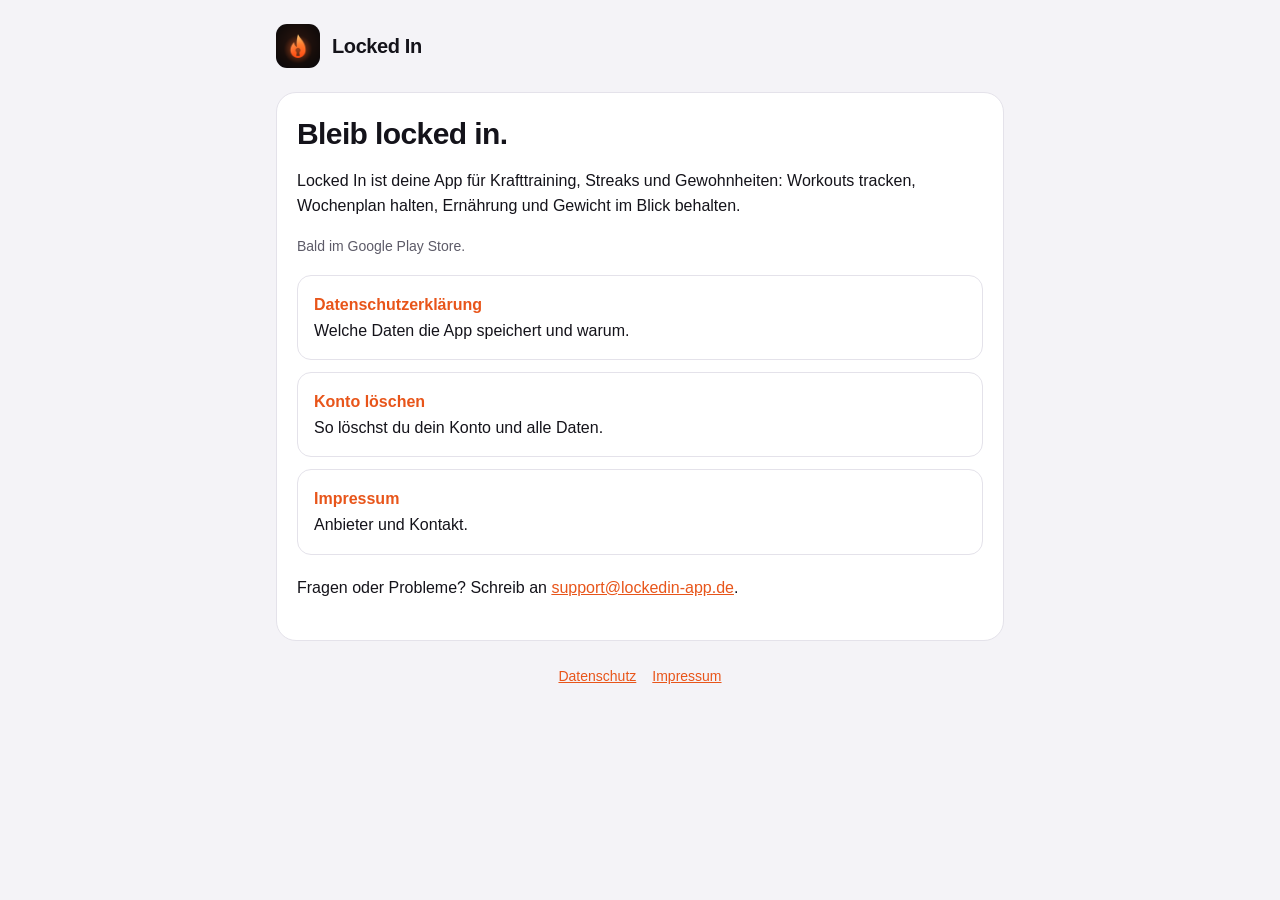
<file: index.html>
<!doctype html>
<html lang="de">
<head>
<meta charset="utf-8">
<meta name="viewport" content="width=device-width,initial-scale=1">
<title>Locked In</title>
<meta name="description" content="Locked In – deine App für Gym, Streak und Gewohnheiten.">
<link rel="icon" href="/icon.png">
<link rel="stylesheet" href="/style.css">
</head>
<body>
<div class="wrap">
<header><img src="/icon.png" alt=""><a href="/">Locked In</a></header>
<main>
  <h1>Bleib locked in.</h1>
  <p>Locked In ist deine App für Krafttraining, Streaks und Gewohnheiten: Workouts tracken, Wochenplan halten, Ernährung und Gewicht im Blick behalten.</p>
  <p class="muted">Bald im Google Play Store.</p>
  <div class="grid">
    <a href="/datenschutz/"><b>Datenschutzerklärung</b>Welche Daten die App speichert und warum.</a>
    <a href="/konto-loeschen/"><b>Konto löschen</b>So löschst du dein Konto und alle Daten.</a>
    <a href="/impressum/"><b>Impressum</b>Anbieter und Kontakt.</a>
  </div>
  <p style="margin-top:20px">Fragen oder Probleme? Schreib an <a href="mailto:support@lockedin-app.de">support@lockedin-app.de</a>.</p>
</main>
<footer><a href="/datenschutz/">Datenschutz</a><a href="/impressum/">Impressum</a></footer>
</div>
</body>
</html>
</file>
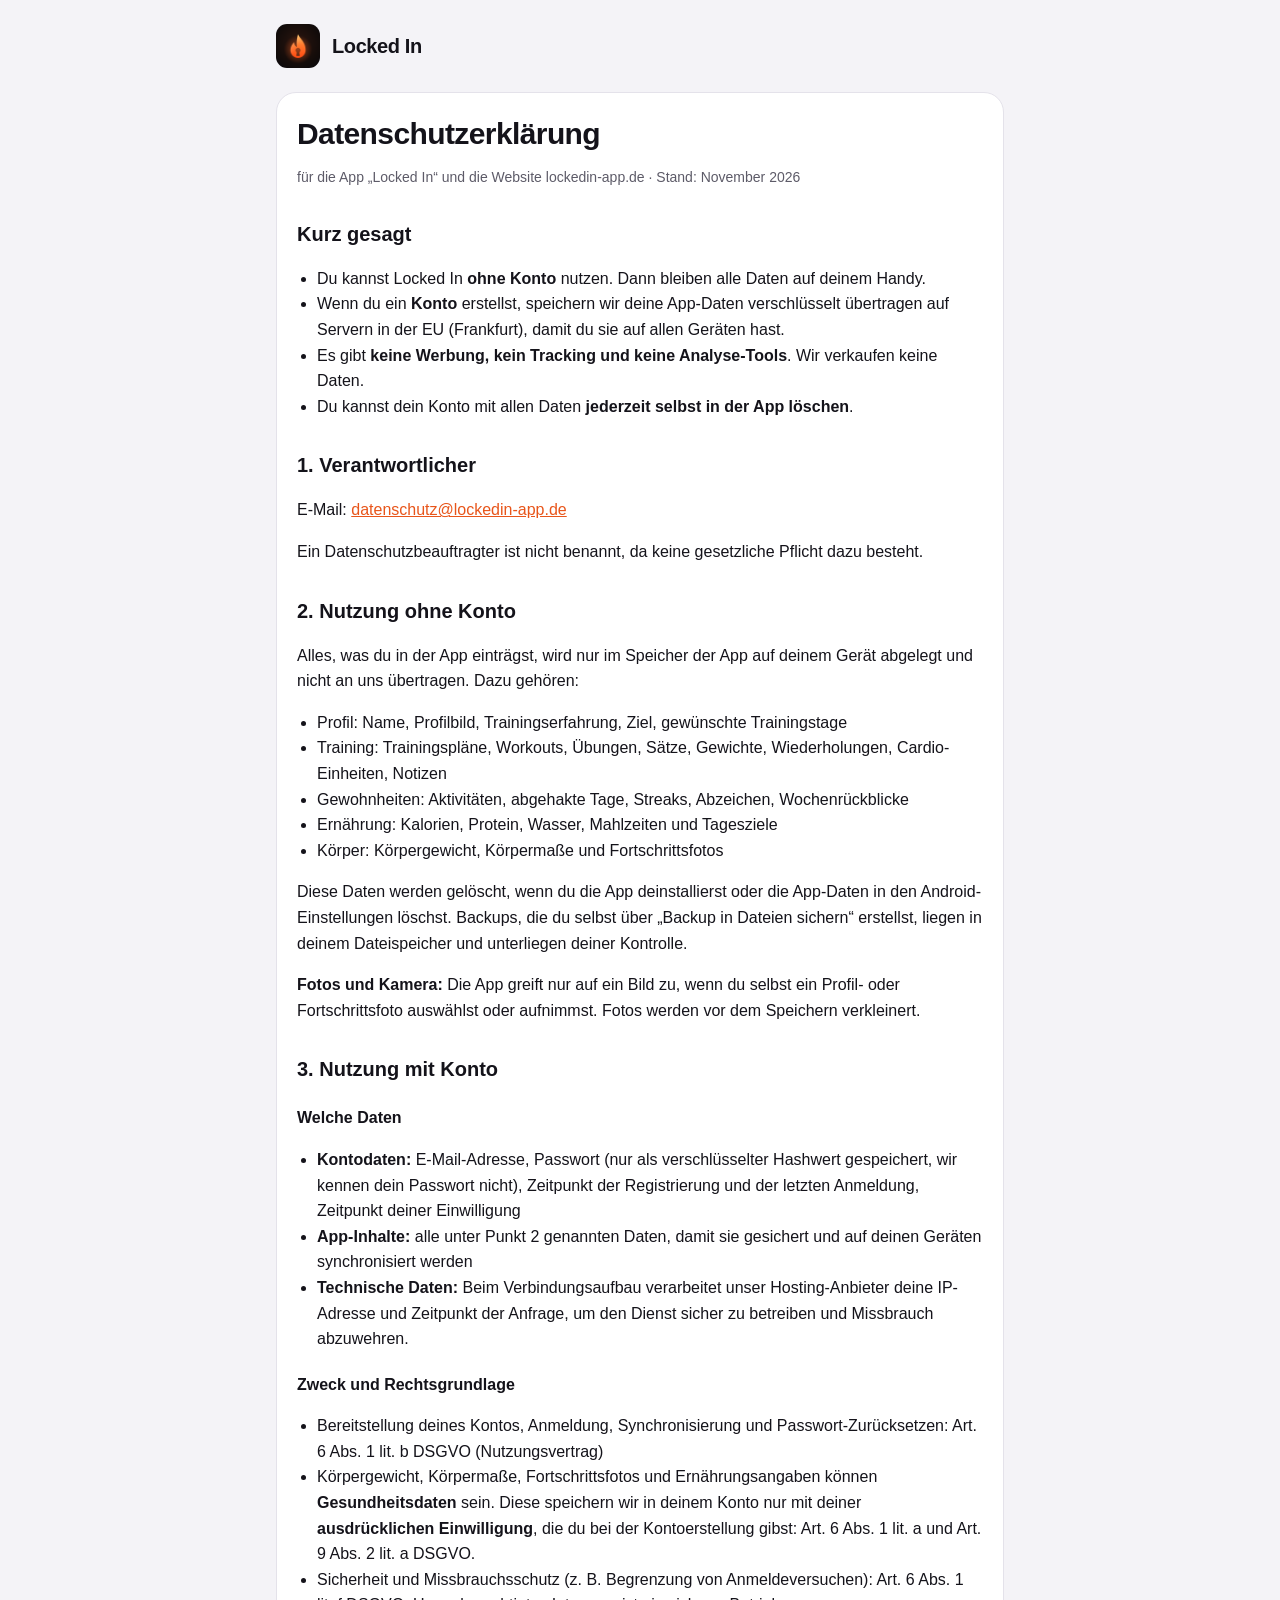
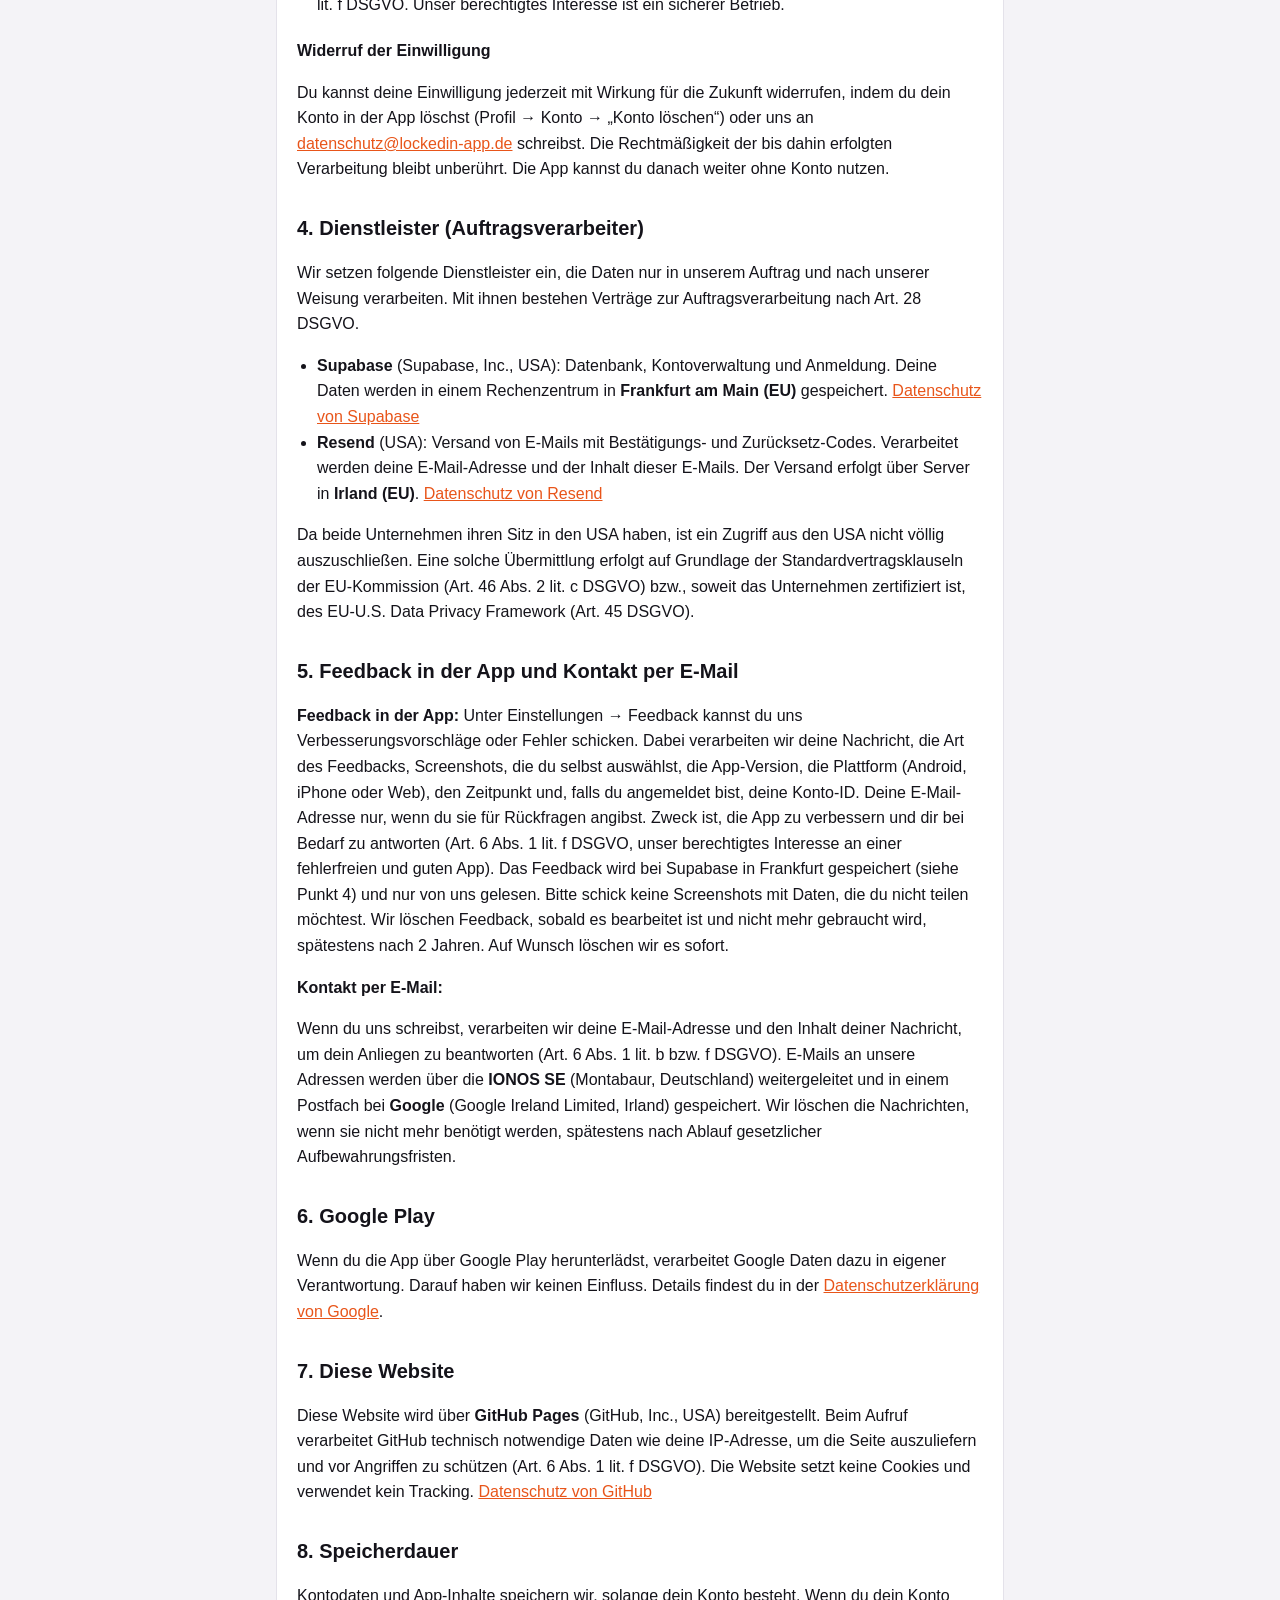
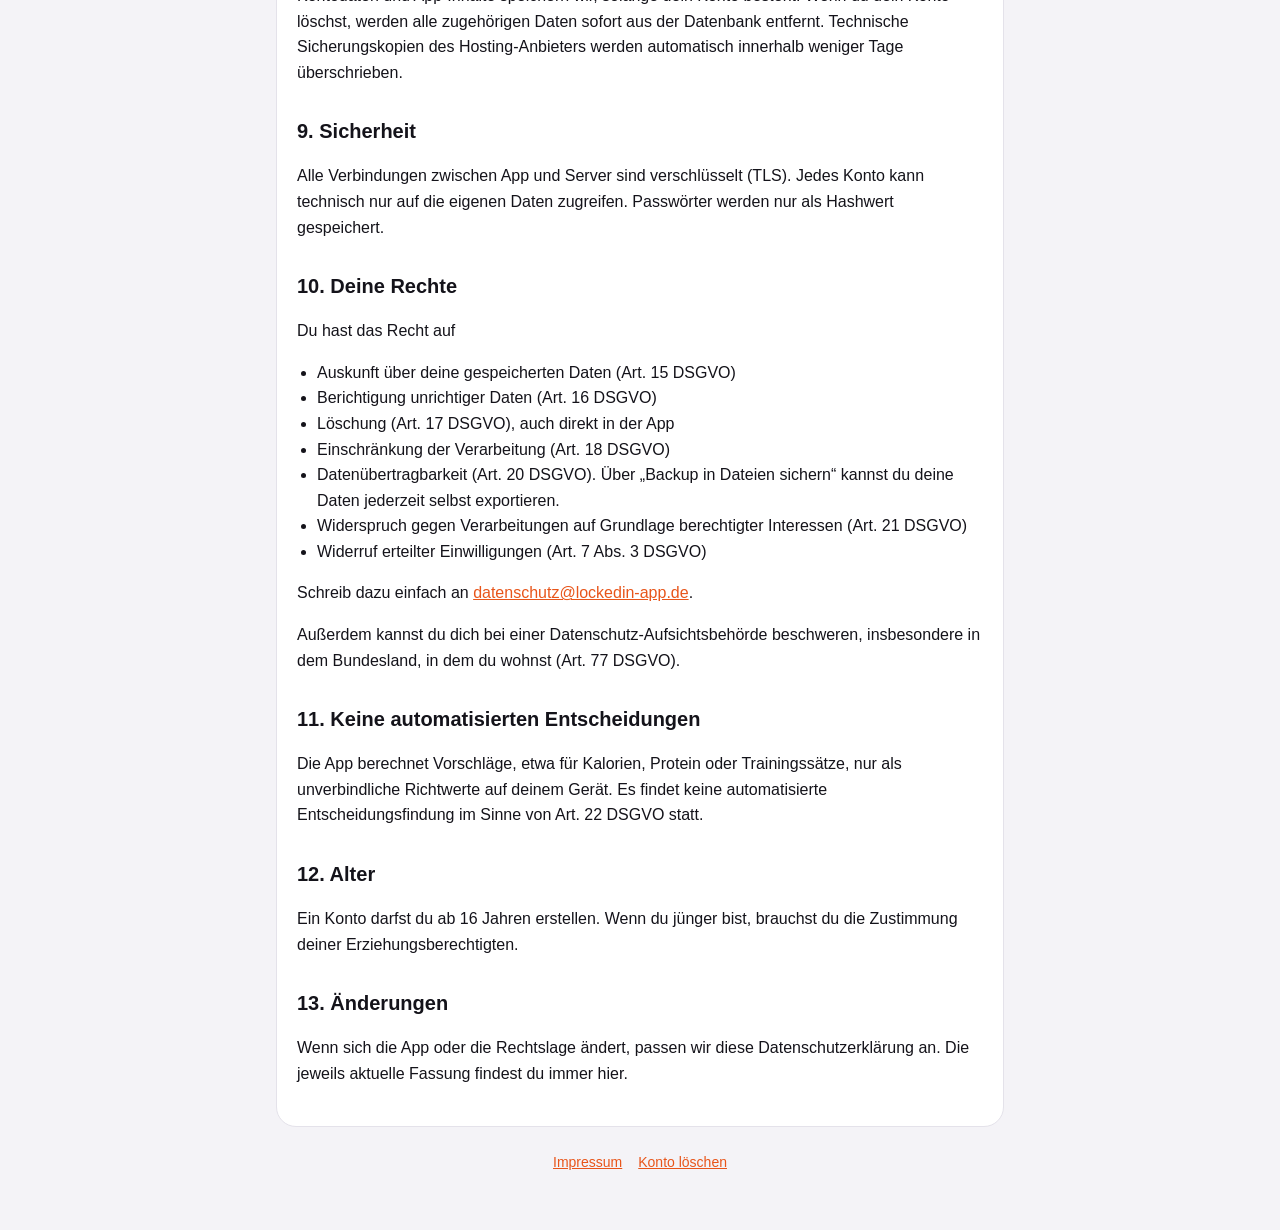
<file: datenschutz/index.html>
<!doctype html>
<html lang="de">
<head>
<meta charset="utf-8">
<meta name="viewport" content="width=device-width,initial-scale=1">
<title>Datenschutz · Locked In</title>
<link rel="icon" href="/icon.png">
<link rel="stylesheet" href="/style.css">
</head>
<body>
<div class="wrap">
<header><img src="/icon.png" alt=""><a href="/">Locked In</a></header>
<main>
  <h1>Datenschutzerklärung</h1>
  <p class="muted">für die App „Locked In“ und die Website lockedin-app.de · Stand: November 2026</p>

  <h2>Kurz gesagt</h2>
  <ul>
    <li>Du kannst Locked In <b>ohne Konto</b> nutzen. Dann bleiben alle Daten auf deinem Handy.</li>
    <li>Wenn du ein <b>Konto</b> erstellst, speichern wir deine App-Daten verschlüsselt übertragen auf Servern in der EU (Frankfurt), damit du sie auf allen Geräten hast.</li>
    <li>Es gibt <b>keine Werbung, kein Tracking und keine Analyse-Tools</b>. Wir verkaufen keine Daten.</li>
    <li>Du kannst dein Konto mit allen Daten <b>jederzeit selbst in der App löschen</b>.</li>
  </ul>

  <h2>1. Verantwortlicher</h2>
  <p>
    
    E-Mail: <a href="mailto:datenschutz@lockedin-app.de">datenschutz@lockedin-app.de</a>
  </p>
  <p>Ein Datenschutzbeauftragter ist nicht benannt, da keine gesetzliche Pflicht dazu besteht.</p>

  <h2>2. Nutzung ohne Konto</h2>
  <p>Alles, was du in der App einträgst, wird nur im Speicher der App auf deinem Gerät abgelegt und nicht an uns übertragen. Dazu gehören:</p>
  <ul>
    <li>Profil: Name, Profilbild, Trainingserfahrung, Ziel, gewünschte Trainingstage</li>
    <li>Training: Trainingspläne, Workouts, Übungen, Sätze, Gewichte, Wiederholungen, Cardio-Einheiten, Notizen</li>
    <li>Gewohnheiten: Aktivitäten, abgehakte Tage, Streaks, Abzeichen, Wochenrückblicke</li>
    <li>Ernährung: Kalorien, Protein, Wasser, Mahlzeiten und Tagesziele</li>
    <li>Körper: Körpergewicht, Körpermaße und Fortschrittsfotos</li>
  </ul>
  <p>Diese Daten werden gelöscht, wenn du die App deinstallierst oder die App-Daten in den Android-Einstellungen löschst. Backups, die du selbst über „Backup in Dateien sichern“ erstellst, liegen in deinem Dateispeicher und unterliegen deiner Kontrolle.</p>
  <p><b>Fotos und Kamera:</b> Die App greift nur auf ein Bild zu, wenn du selbst ein Profil- oder Fortschrittsfoto auswählst oder aufnimmst. Fotos werden vor dem Speichern verkleinert.</p>

  <h2>3. Nutzung mit Konto</h2>
  <h3>Welche Daten</h3>
  <ul>
    <li><b>Kontodaten:</b> E-Mail-Adresse, Passwort (nur als verschlüsselter Hashwert gespeichert, wir kennen dein Passwort nicht), Zeitpunkt der Registrierung und der letzten Anmeldung, Zeitpunkt deiner Einwilligung</li>
    <li><b>App-Inhalte:</b> alle unter Punkt 2 genannten Daten, damit sie gesichert und auf deinen Geräten synchronisiert werden</li>
    <li><b>Technische Daten:</b> Beim Verbindungsaufbau verarbeitet unser Hosting-Anbieter deine IP-Adresse und Zeitpunkt der Anfrage, um den Dienst sicher zu betreiben und Missbrauch abzuwehren.</li>
  </ul>
  <h3>Zweck und Rechtsgrundlage</h3>
  <ul>
    <li>Bereitstellung deines Kontos, Anmeldung, Synchronisierung und Passwort-Zurücksetzen: Art. 6 Abs. 1 lit. b DSGVO (Nutzungsvertrag)</li>
    <li>Körpergewicht, Körpermaße, Fortschrittsfotos und Ernährungsangaben können <b>Gesundheitsdaten</b> sein. Diese speichern wir in deinem Konto nur mit deiner <b>ausdrücklichen Einwilligung</b>, die du bei der Kontoerstellung gibst: Art. 6 Abs. 1 lit. a und Art. 9 Abs. 2 lit. a DSGVO.</li>
    <li>Sicherheit und Missbrauchsschutz (z. B. Begrenzung von Anmeldeversuchen): Art. 6 Abs. 1 lit. f DSGVO. Unser berechtigtes Interesse ist ein sicherer Betrieb.</li>
  </ul>
  <h3>Widerruf der Einwilligung</h3>
  <p>Du kannst deine Einwilligung jederzeit mit Wirkung für die Zukunft widerrufen, indem du dein Konto in der App löschst (Profil → Konto → „Konto löschen“) oder uns an <a href="mailto:datenschutz@lockedin-app.de">datenschutz@lockedin-app.de</a> schreibst. Die Rechtmäßigkeit der bis dahin erfolgten Verarbeitung bleibt unberührt. Die App kannst du danach weiter ohne Konto nutzen.</p>

  <h2>4. Dienstleister (Auftragsverarbeiter)</h2>
  <p>Wir setzen folgende Dienstleister ein, die Daten nur in unserem Auftrag und nach unserer Weisung verarbeiten. Mit ihnen bestehen Verträge zur Auftragsverarbeitung nach Art. 28 DSGVO.</p>
  <ul>
    <li><b>Supabase</b> (Supabase, Inc., USA): Datenbank, Kontoverwaltung und Anmeldung. Deine Daten werden in einem Rechenzentrum in <b>Frankfurt am Main (EU)</b> gespeichert. <a href="https://supabase.com/privacy" target="_blank" rel="noopener">Datenschutz von Supabase</a></li>
    <li><b>Resend</b> (USA): Versand von E-Mails mit Bestätigungs- und Zurücksetz-Codes. Verarbeitet werden deine E-Mail-Adresse und der Inhalt dieser E-Mails. Der Versand erfolgt über Server in <b>Irland (EU)</b>. <a href="https://resend.com/legal/privacy-policy" target="_blank" rel="noopener">Datenschutz von Resend</a></li>
  </ul>
  <p>Da beide Unternehmen ihren Sitz in den USA haben, ist ein Zugriff aus den USA nicht völlig auszuschließen. Eine solche Übermittlung erfolgt auf Grundlage der Standardvertragsklauseln der EU-Kommission (Art. 46 Abs. 2 lit. c DSGVO) bzw., soweit das Unternehmen zertifiziert ist, des EU-U.S. Data Privacy Framework (Art. 45 DSGVO).</p>

  <h2>5. Feedback in der App und Kontakt per E-Mail</h2>
  <p><b>Feedback in der App:</b> Unter Einstellungen → Feedback kannst du uns Verbesserungsvorschläge oder Fehler schicken. Dabei verarbeiten wir deine Nachricht, die Art des Feedbacks, Screenshots, die du selbst auswählst, die App-Version, die Plattform (Android, iPhone oder Web), den Zeitpunkt und, falls du angemeldet bist, deine Konto-ID. Deine E-Mail-Adresse nur, wenn du sie für Rückfragen angibst. Zweck ist, die App zu verbessern und dir bei Bedarf zu antworten (Art. 6 Abs. 1 lit. f DSGVO, unser berechtigtes Interesse an einer fehlerfreien und guten App). Das Feedback wird bei Supabase in Frankfurt gespeichert (siehe Punkt 4) und nur von uns gelesen. Bitte schick keine Screenshots mit Daten, die du nicht teilen möchtest. Wir löschen Feedback, sobald es bearbeitet ist und nicht mehr gebraucht wird, spätestens nach 2 Jahren. Auf Wunsch löschen wir es sofort.</p>
  <p><b>Kontakt per E-Mail:</b></p>
  <p>Wenn du uns schreibst, verarbeiten wir deine E-Mail-Adresse und den Inhalt deiner Nachricht, um dein Anliegen zu beantworten (Art. 6 Abs. 1 lit. b bzw. f DSGVO). E-Mails an unsere Adressen werden über die <b>IONOS SE</b> (Montabaur, Deutschland) weitergeleitet und in einem Postfach bei <b>Google</b> (Google Ireland Limited, Irland) gespeichert. Wir löschen die Nachrichten, wenn sie nicht mehr benötigt werden, spätestens nach Ablauf gesetzlicher Aufbewahrungsfristen.</p>

  <h2>6. Google Play</h2>
  <p>Wenn du die App über Google Play herunterlädst, verarbeitet Google Daten dazu in eigener Verantwortung. Darauf haben wir keinen Einfluss. Details findest du in der <a href="https://policies.google.com/privacy" target="_blank" rel="noopener">Datenschutzerklärung von Google</a>.</p>

  <h2>7. Diese Website</h2>
  <p>Diese Website wird über <b>GitHub Pages</b> (GitHub, Inc., USA) bereitgestellt. Beim Aufruf verarbeitet GitHub technisch notwendige Daten wie deine IP-Adresse, um die Seite auszuliefern und vor Angriffen zu schützen (Art. 6 Abs. 1 lit. f DSGVO). Die Website setzt keine Cookies und verwendet kein Tracking. <a href="https://docs.github.com/de/site-policy/privacy-policies/github-general-privacy-statement" target="_blank" rel="noopener">Datenschutz von GitHub</a></p>

  <h2>8. Speicherdauer</h2>
  <p>Kontodaten und App-Inhalte speichern wir, solange dein Konto besteht. Wenn du dein Konto löschst, werden alle zugehörigen Daten sofort aus der Datenbank entfernt. Technische Sicherungskopien des Hosting-Anbieters werden automatisch innerhalb weniger Tage überschrieben.</p>

  <h2>9. Sicherheit</h2>
  <p>Alle Verbindungen zwischen App und Server sind verschlüsselt (TLS). Jedes Konto kann technisch nur auf die eigenen Daten zugreifen. Passwörter werden nur als Hashwert gespeichert.</p>

  <h2>10. Deine Rechte</h2>
  <p>Du hast das Recht auf</p>
  <ul>
    <li>Auskunft über deine gespeicherten Daten (Art. 15 DSGVO)</li>
    <li>Berichtigung unrichtiger Daten (Art. 16 DSGVO)</li>
    <li>Löschung (Art. 17 DSGVO), auch direkt in der App</li>
    <li>Einschränkung der Verarbeitung (Art. 18 DSGVO)</li>
    <li>Datenübertragbarkeit (Art. 20 DSGVO). Über „Backup in Dateien sichern“ kannst du deine Daten jederzeit selbst exportieren.</li>
    <li>Widerspruch gegen Verarbeitungen auf Grundlage berechtigter Interessen (Art. 21 DSGVO)</li>
    <li>Widerruf erteilter Einwilligungen (Art. 7 Abs. 3 DSGVO)</li>
  </ul>
  <p>Schreib dazu einfach an <a href="mailto:datenschutz@lockedin-app.de">datenschutz@lockedin-app.de</a>.</p>
  <p>Außerdem kannst du dich bei einer Datenschutz-Aufsichtsbehörde beschweren, insbesondere in dem Bundesland, in dem du wohnst (Art. 77 DSGVO).</p>

  <h2>11. Keine automatisierten Entscheidungen</h2>
  <p>Die App berechnet Vorschläge, etwa für Kalorien, Protein oder Trainingssätze, nur als unverbindliche Richtwerte auf deinem Gerät. Es findet keine automatisierte Entscheidungsfindung im Sinne von Art. 22 DSGVO statt.</p>

  <h2>12. Alter</h2>
  <p>Ein Konto darfst du ab 16 Jahren erstellen. Wenn du jünger bist, brauchst du die Zustimmung deiner Erziehungsberechtigten.</p>

  <h2>13. Änderungen</h2>
  <p>Wenn sich die App oder die Rechtslage ändert, passen wir diese Datenschutzerklärung an. Die jeweils aktuelle Fassung findest du immer hier.</p>
</main>
<footer><a href="/impressum/">Impressum</a><a href="/konto-loeschen/">Konto löschen</a></footer>
</div>
</body>
</html>
</file>
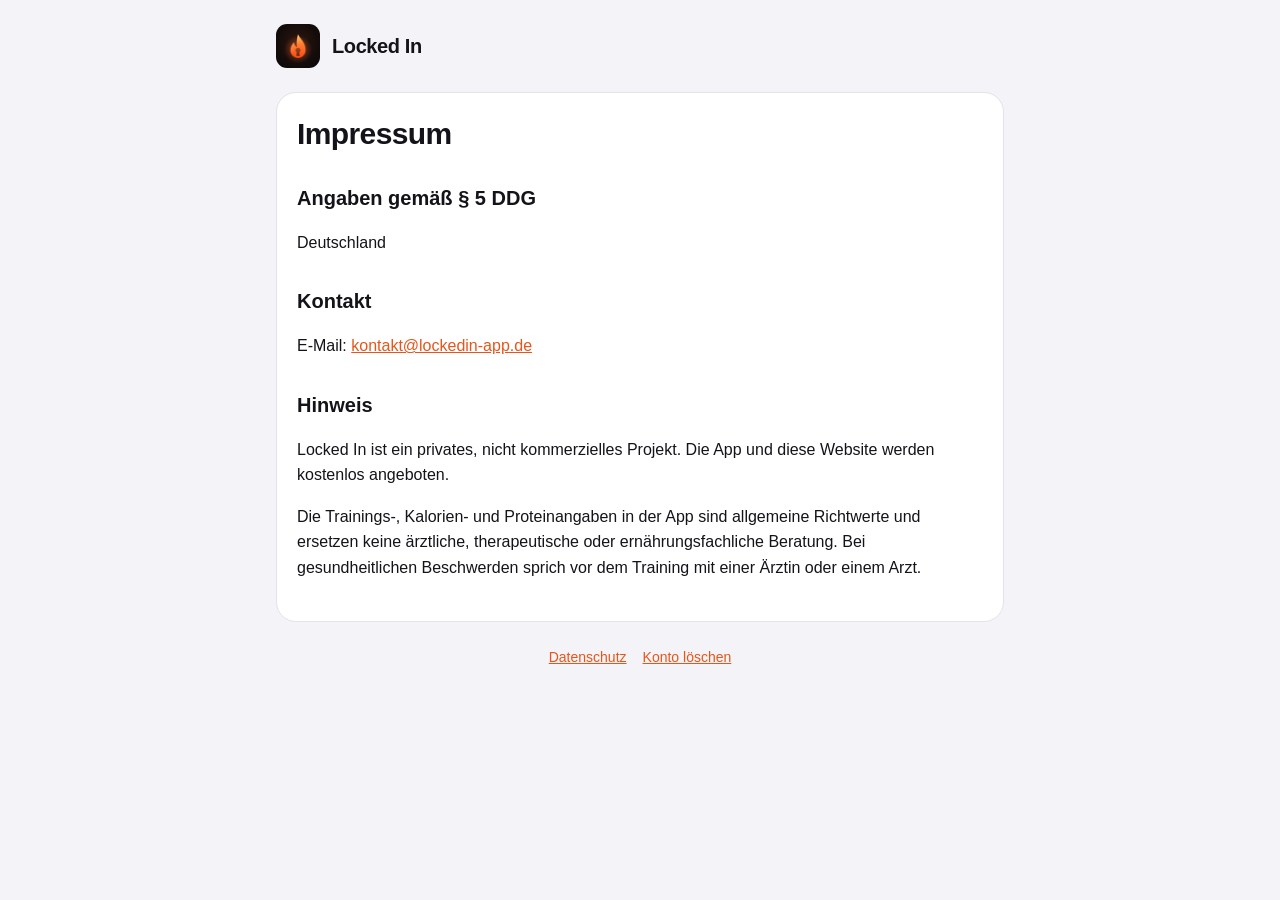
<file: impressum/index.html>
<!doctype html>
<html lang="de">
<head>
<meta charset="utf-8">
<meta name="viewport" content="width=device-width,initial-scale=1">
<title>Impressum · Locked In</title>
<link rel="icon" href="/icon.png">
<link rel="stylesheet" href="/style.css">
</head>
<body>
<div class="wrap">
<header><img src="/icon.png" alt=""><a href="/">Locked In</a></header>
<main>
  <h1>Impressum</h1>

  <h2>Angaben gemäß § 5 DDG</h2>
  <p>
    

    Deutschland
  </p>

  <h2>Kontakt</h2>
  <p>E-Mail: <a href="mailto:kontakt@lockedin-app.de">kontakt@lockedin-app.de</a></p>

  <h2>Hinweis</h2>
  <p>Locked In ist ein privates, nicht kommerzielles Projekt. Die App und diese Website werden kostenlos angeboten.</p>
  <p>Die Trainings-, Kalorien- und Proteinangaben in der App sind allgemeine Richtwerte und ersetzen keine ärztliche, therapeutische oder ernährungsfachliche Beratung. Bei gesundheitlichen Beschwerden sprich vor dem Training mit einer Ärztin oder einem Arzt.</p>
</main>
<footer><a href="/datenschutz/">Datenschutz</a><a href="/konto-loeschen/">Konto löschen</a></footer>
</div>
</body>
</html>
</file>
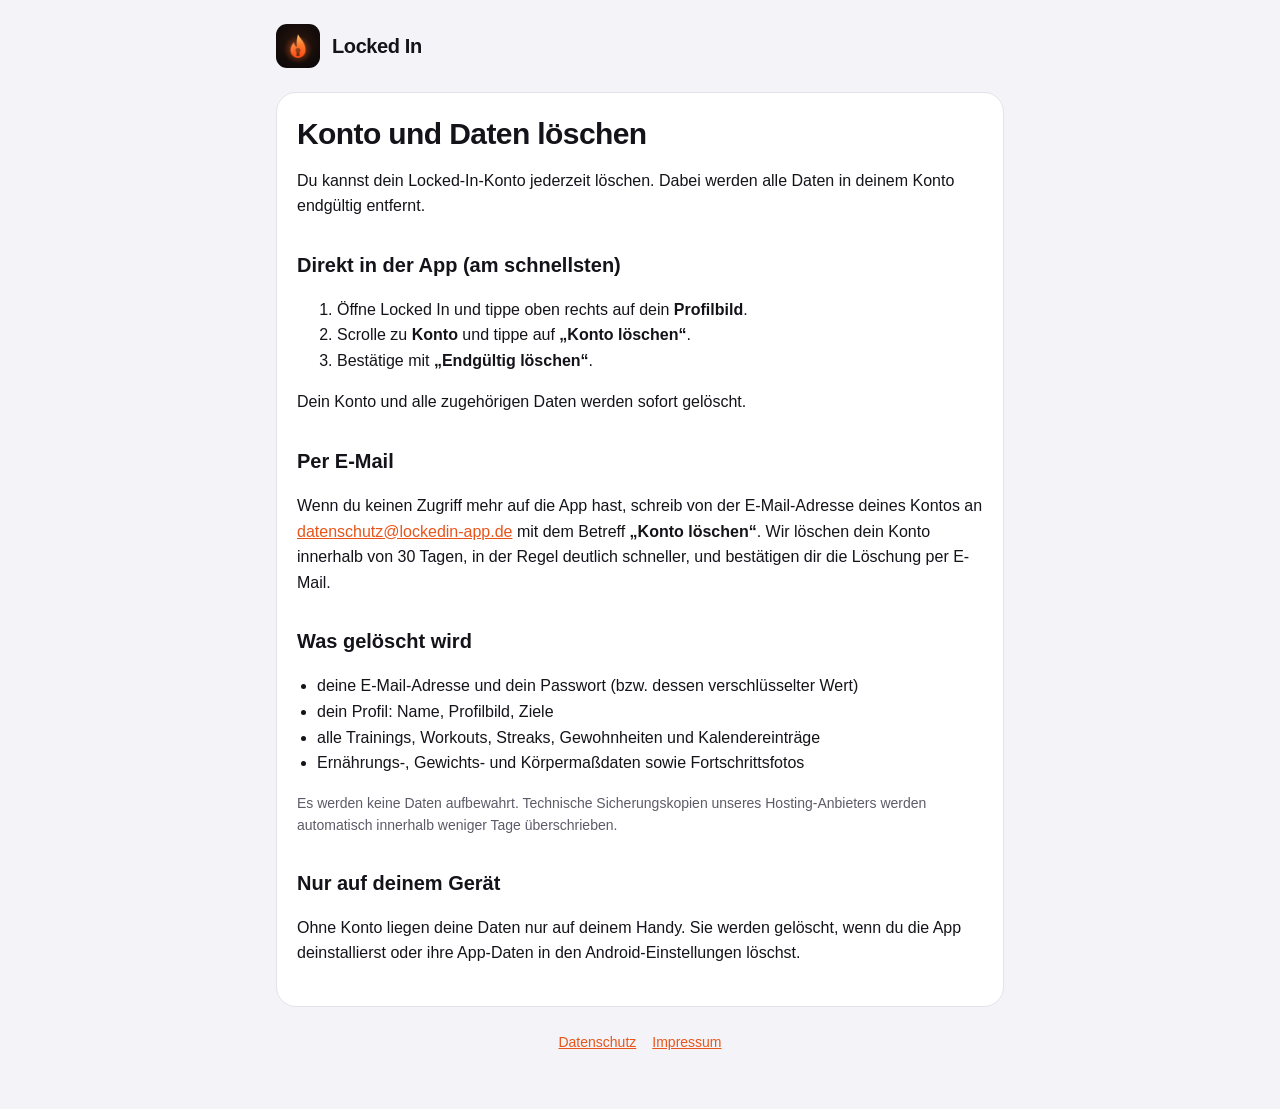
<file: konto-loeschen/index.html>
<!doctype html>
<html lang="de">
<head>
<meta charset="utf-8">
<meta name="viewport" content="width=device-width,initial-scale=1">
<title>Konto löschen · Locked In</title>
<link rel="icon" href="/icon.png">
<link rel="stylesheet" href="/style.css">
</head>
<body>
<div class="wrap">
<header><img src="/icon.png" alt=""><a href="/">Locked In</a></header>
<main>
  <h1>Konto und Daten löschen</h1>
  <p>Du kannst dein Locked-In-Konto jederzeit löschen. Dabei werden alle Daten in deinem Konto endgültig entfernt.</p>

  <h2>Direkt in der App (am schnellsten)</h2>
  <ol>
    <li>Öffne Locked In und tippe oben rechts auf dein <b>Profilbild</b>.</li>
    <li>Scrolle zu <b>Konto</b> und tippe auf <b>„Konto löschen“</b>.</li>
    <li>Bestätige mit <b>„Endgültig löschen“</b>.</li>
  </ol>
  <p>Dein Konto und alle zugehörigen Daten werden sofort gelöscht.</p>

  <h2>Per E-Mail</h2>
  <p>Wenn du keinen Zugriff mehr auf die App hast, schreib von der E-Mail-Adresse deines Kontos an
  <a href="mailto:datenschutz@lockedin-app.de?subject=Konto%20l%C3%B6schen">datenschutz@lockedin-app.de</a>
  mit dem Betreff <b>„Konto löschen“</b>. Wir löschen dein Konto innerhalb von 30 Tagen, in der Regel deutlich schneller, und bestätigen dir die Löschung per E-Mail.</p>

  <h2>Was gelöscht wird</h2>
  <ul>
    <li>deine E-Mail-Adresse und dein Passwort (bzw. dessen verschlüsselter Wert)</li>
    <li>dein Profil: Name, Profilbild, Ziele</li>
    <li>alle Trainings, Workouts, Streaks, Gewohnheiten und Kalendereinträge</li>
    <li>Ernährungs-, Gewichts- und Körpermaßdaten sowie Fortschrittsfotos</li>
  </ul>
  <p class="muted">Es werden keine Daten aufbewahrt. Technische Sicherungskopien unseres Hosting-Anbieters werden automatisch innerhalb weniger Tage überschrieben.</p>

  <h2>Nur auf deinem Gerät</h2>
  <p>Ohne Konto liegen deine Daten nur auf deinem Handy. Sie werden gelöscht, wenn du die App deinstallierst oder ihre App-Daten in den Android-Einstellungen löschst.</p>
</main>
<footer><a href="/datenschutz/">Datenschutz</a><a href="/impressum/">Impressum</a></footer>
</div>
</body>
</html>
</file>
<file: style.css>
:root{--bg:#f4f3f7;--card:#ffffff;--fg:#14131a;--muted:#5d5b68;--tint:#e8551a;--line:#e4e2ea;--mark:#fff1a8}
@media (prefers-color-scheme:dark){:root{--bg:#08070d;--card:#15141c;--fg:#f4f4f7;--muted:#a6a4b2;--tint:#ff7a45;--line:#2a2833;--mark:#5a4a00}}
*{box-sizing:border-box}
html{-webkit-text-size-adjust:100%}
body{margin:0;background:var(--bg);color:var(--fg);font:16px/1.6 -apple-system,BlinkMacSystemFont,"Segoe UI",Roboto,Helvetica,Arial,sans-serif}
.wrap{max-width:760px;margin:0 auto;padding:24px 16px 56px}
header{display:flex;align-items:center;gap:12px;margin-bottom:24px}
header img{width:44px;height:44px;border-radius:11px}
header a{color:inherit;text-decoration:none;font-weight:800;font-size:20px;letter-spacing:-.02em}
main{background:var(--card);border:1px solid var(--line);border-radius:20px;padding:24px 20px}
h1{font-size:30px;line-height:1.15;letter-spacing:-.02em;margin:0 0 6px}
h2{font-size:20px;margin:30px 0 8px}
h3{font-size:16px;margin:20px 0 4px}
p,li{color:var(--fg)}
.muted{color:var(--muted);font-size:14px}
a{color:var(--tint)}
ul{padding-left:20px}
mark{background:var(--mark);color:inherit;padding:0 3px;border-radius:4px}
.btn{display:inline-block;background:linear-gradient(135deg,#ff8a3d,#ff5a1f);color:#fff;text-decoration:none;font-weight:700;padding:12px 20px;border-radius:999px;margin:4px 0}
.grid{display:grid;gap:12px;margin-top:18px}
.grid a{display:block;padding:16px;border:1px solid var(--line);border-radius:14px;text-decoration:none;color:inherit}
.grid a b{display:block;color:var(--tint)}
footer{margin-top:24px;text-align:center;font-size:14px}
footer a{margin:0 8px}
</file>
